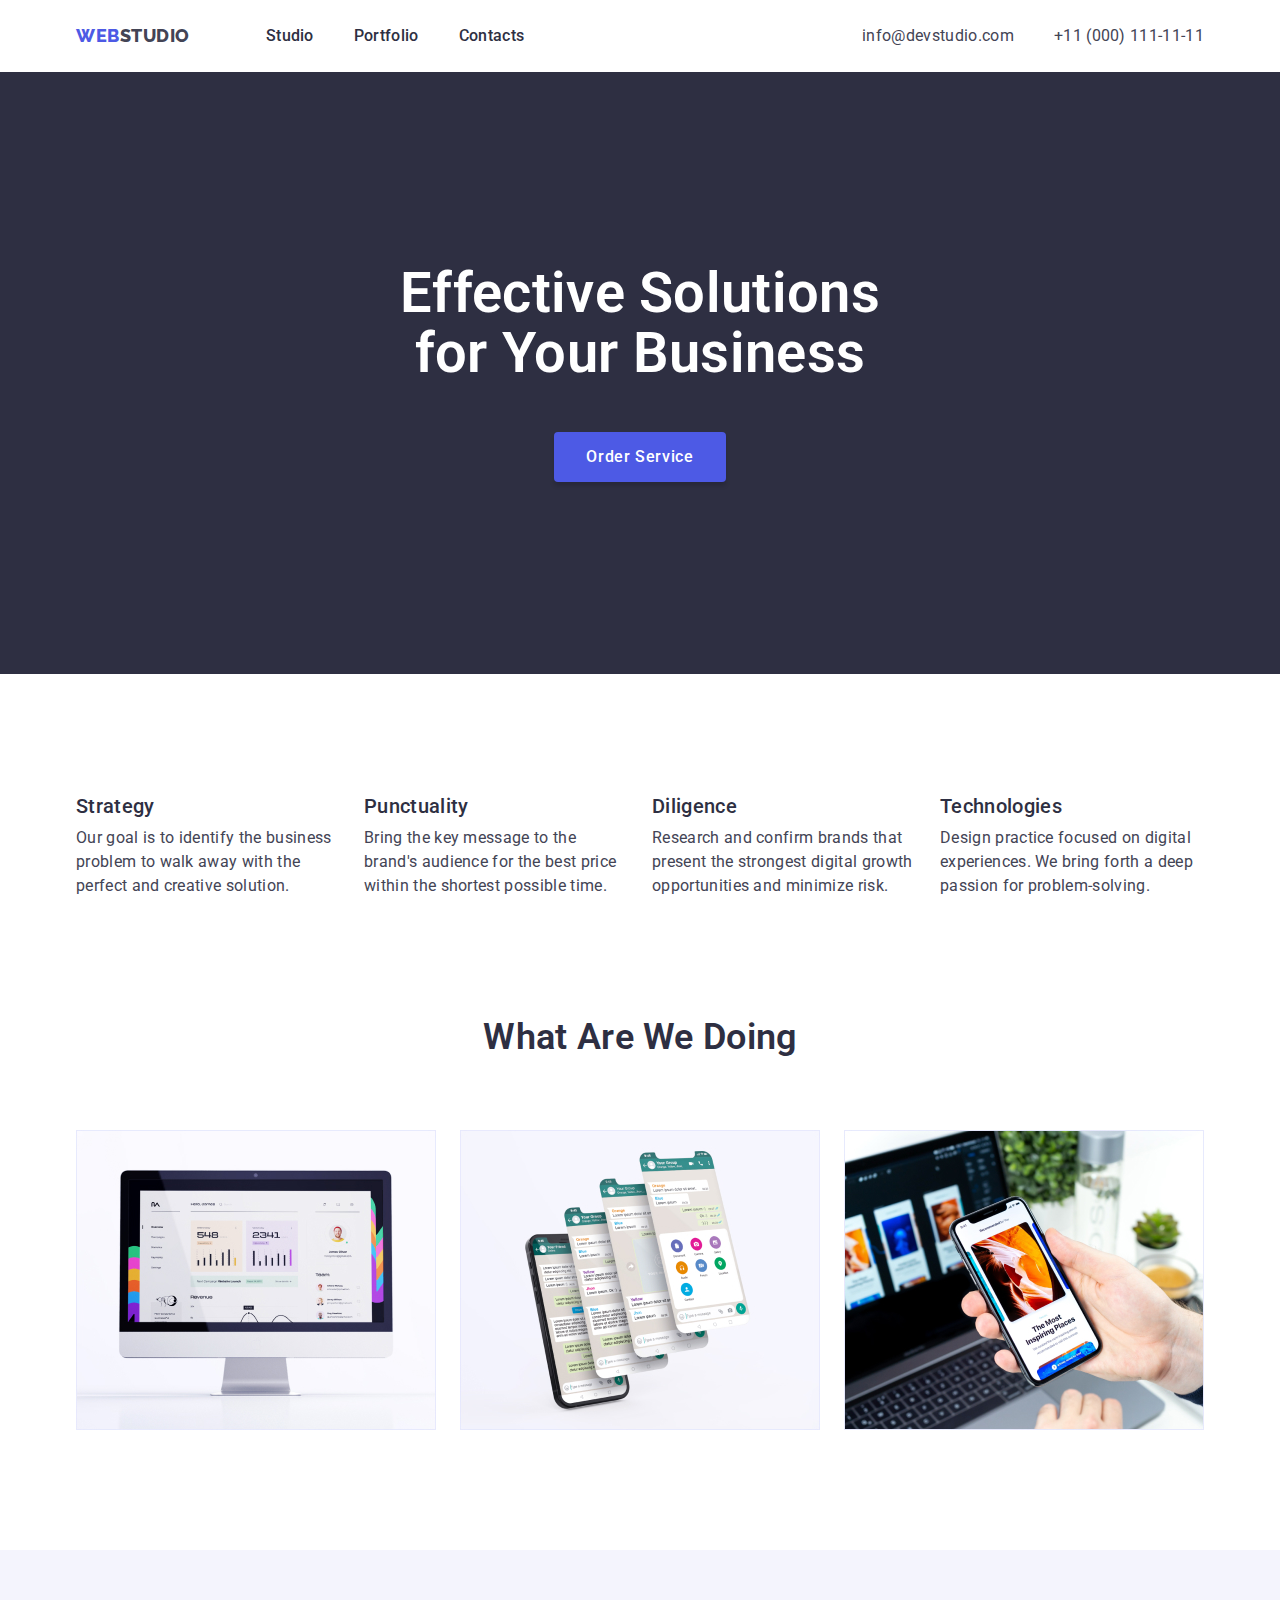
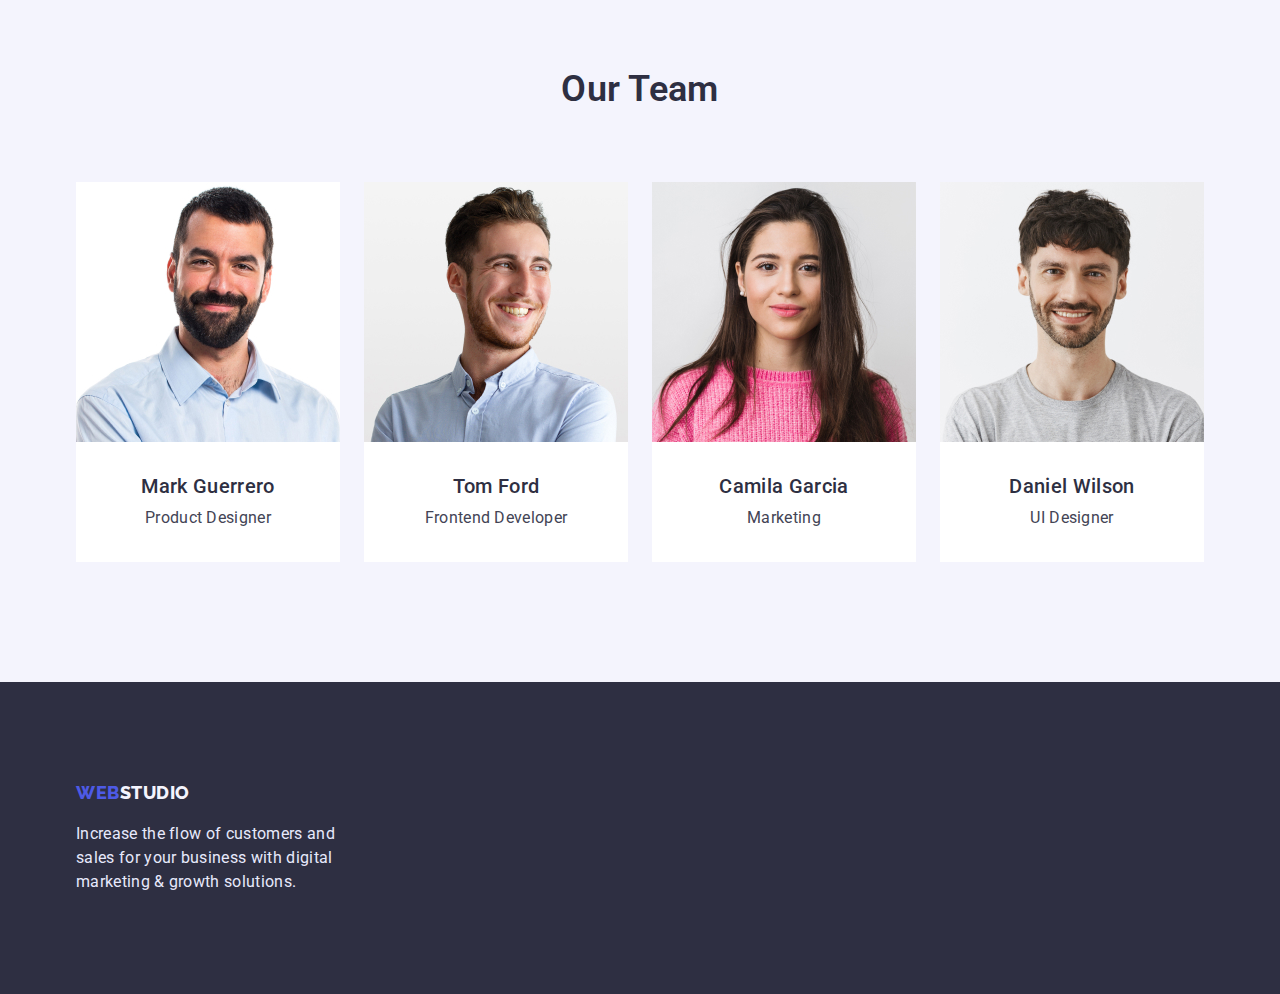
<file: index.html>
<!DOCTYPE html>
<html lang="en">
<head>
    <meta charset="UTF-8">
    <meta http-equiv="X-UA-Compatible" content="IE=edge">
    <meta name="viewport" content="width=device-width, initial-scale=1.0">
    <title>WebStudio</title>
    <link rel="preconnect" href="https://fonts.googleapis.com"><link rel="preconnect" href="https://fonts.gstatic.com" crossorigin><link href="https://fonts.googleapis.com/css2?family=Raleway:wght@800&family=Roboto:wght@400;500;700;900&display=swap" rel="stylesheet">
    <link rel="stylesheet" href="https://cdnjs.cloudflare.com/ajax/libs/modern-normalize/1.1.0/modern-normalize.min.css">
    <link rel="stylesheet" href="./css/styles.css"/>
</head>
<body>
    <header>
        <section class="section section-header">
            <div class="container nav-container">
                <nav class="nav">
                    <!-- Logo -->
                    <a href="./index.html" class="logo">
                        web<span class="studio">studio</span>
                    </a>
                    <!-- Navigation -->
                    <ul class="list">
                        <li class="item">
                            <a href="./index.html" class="link">
                                Studio
                            </a>
                        </li>
                        <li class="item">
                            <a href="./portfolio.html" class="link">
                                Portfolio
                            </a>
                        </li>
                        <li class="item">
                            <a href="" class="link">
                                Contacts
                            </a>
                        </li>
                    </ul>
                </nav>
                <!-- Contacts -->
                <address class="adress">
                    <ul class="list contacts">
                        <li class="item">
                            <a href="mailto:info@devstudio.com" class="link">
                                info@devstudio.com
                            </a>
                        </li>
                        <li class="item">
                            <a href="tel:+110001111111" class="link">
                                +11 (000) 111-11-11
                            </a>
                        </li>
                    </ul>
                </address>   
            </div>
        </section>
    </header>
    <!-- Main -->
    <main>
        <!-- Hero -->
        <section class="hero">
            <h1 class="title">
                Effective Solutions <br>for Your Business
            </h1>
            <button type="button" class="button">
                Order Service
            </button>
        </section>
        <!-- Наші переваги -->
        <section class="advantages section">
            <div class="container">
                <h2 class="h2">Our advantages</h2>
                <ul class="list">
                    <li class="item">
                        <h3 class="title">
                                Strategy
                        </h3>
                        <p class="text">
                                Our goal is to identify the business problem to walk away with the perfect and creative solution.
                        </p>
                    </li>
                    <li class="item">
                        <h3 class="title">
                            Punctuality
                        </h3>
                        <p class="text">
                            Bring the key message to the brand's audience for the best price within the shortest possible time.
                        </p>
                    </li>
                    <li class="item">
                        <H3 class="title">
                            Diligence
                        </H3>
                        <p class="text">
                            Research and confirm brands that present the strongest digital growth opportunities and minimize risk.
                        </p>
                    </li>
                    <li class="item">
                        <h3 class="title">
                            Technologies
                        </h3>
                        <p class="text">
                            Design practice focused on digital experiences. We bring forth a deep passion for problem-solving.
                        </p>
                    </li>
                </ul>
            </div>
        </section>
        
        <!-- Що ми робимо -->
        <section class="activity section">
            <div class="container">
                <h2 class="title">
                    What are we doing
                </h2>
                <ul class="list">
                    <li class="item">
                            <img src="./images/imgpc.jpg" alt="Computer_screen" width="360">
                    </li>
                    <li class="item">
                            <img src="./images/imgapp.jpg" alt="phone_applications" width="360">
                    </li>
                    <li class="item">
                            <img src="./images/imgphone.jpg" alt="phone_in_hands" width="360">
                    </li>
                </ul>    
            </div>
        </section>
        <!-- Команда -->
        <section class="team section">
            <div class="container">
                <h2 class="title">
                    Our Team
                </h2>
                <ul class="list">
                    <li class="item">
                        <img src="./images/prod.jpg" alt="Product Designer" width="264">
                        <h3 class="member">
                            Mark Guerrero
                        </h3>
                        <p class="speciality text">
                            Product Designer
                        </p>
                    </li>
                    <li class="item">
                        <img src="./images/fend.jpg" alt="Frontend Developer" width="264">
                        <h3 class="member">
                            Tom Ford
                        </h3>
                        <p class="speciality text">
                            Frontend Developer
                        </p>
                    </li>
                    <li class="item">
                        <img src="./images/mrk.jpg" alt="Marketing" width="264">
                        <h3 class="member">
                            Camila Garcia
                        </h3>
                        <p class="speciality text">
                            Marketing
                        </p>                 
                    </li>
                    <li class="item">
                        <img src="./images/ui.jpg" alt="UI Designer" width="264">
                        <h3 class="member">
                            Daniel Wilson
                        </h3>
                        <p class="speciality text">
                            UI Designer
                        </p>
                    </li>
                </ul>
            </div>
        </section>
    </main> 
    <footer class="footer">
        <div class="container">
            <a href="./index.html" class="logo">
                Web<span class="studio">Studio</span>
            </a>
            <p class="text">
                Increase the flow of customers and sales for your business with digital marketing & growth solutions.
            </p>
        </div>    
    </footer>
</body>
</html>
</file>
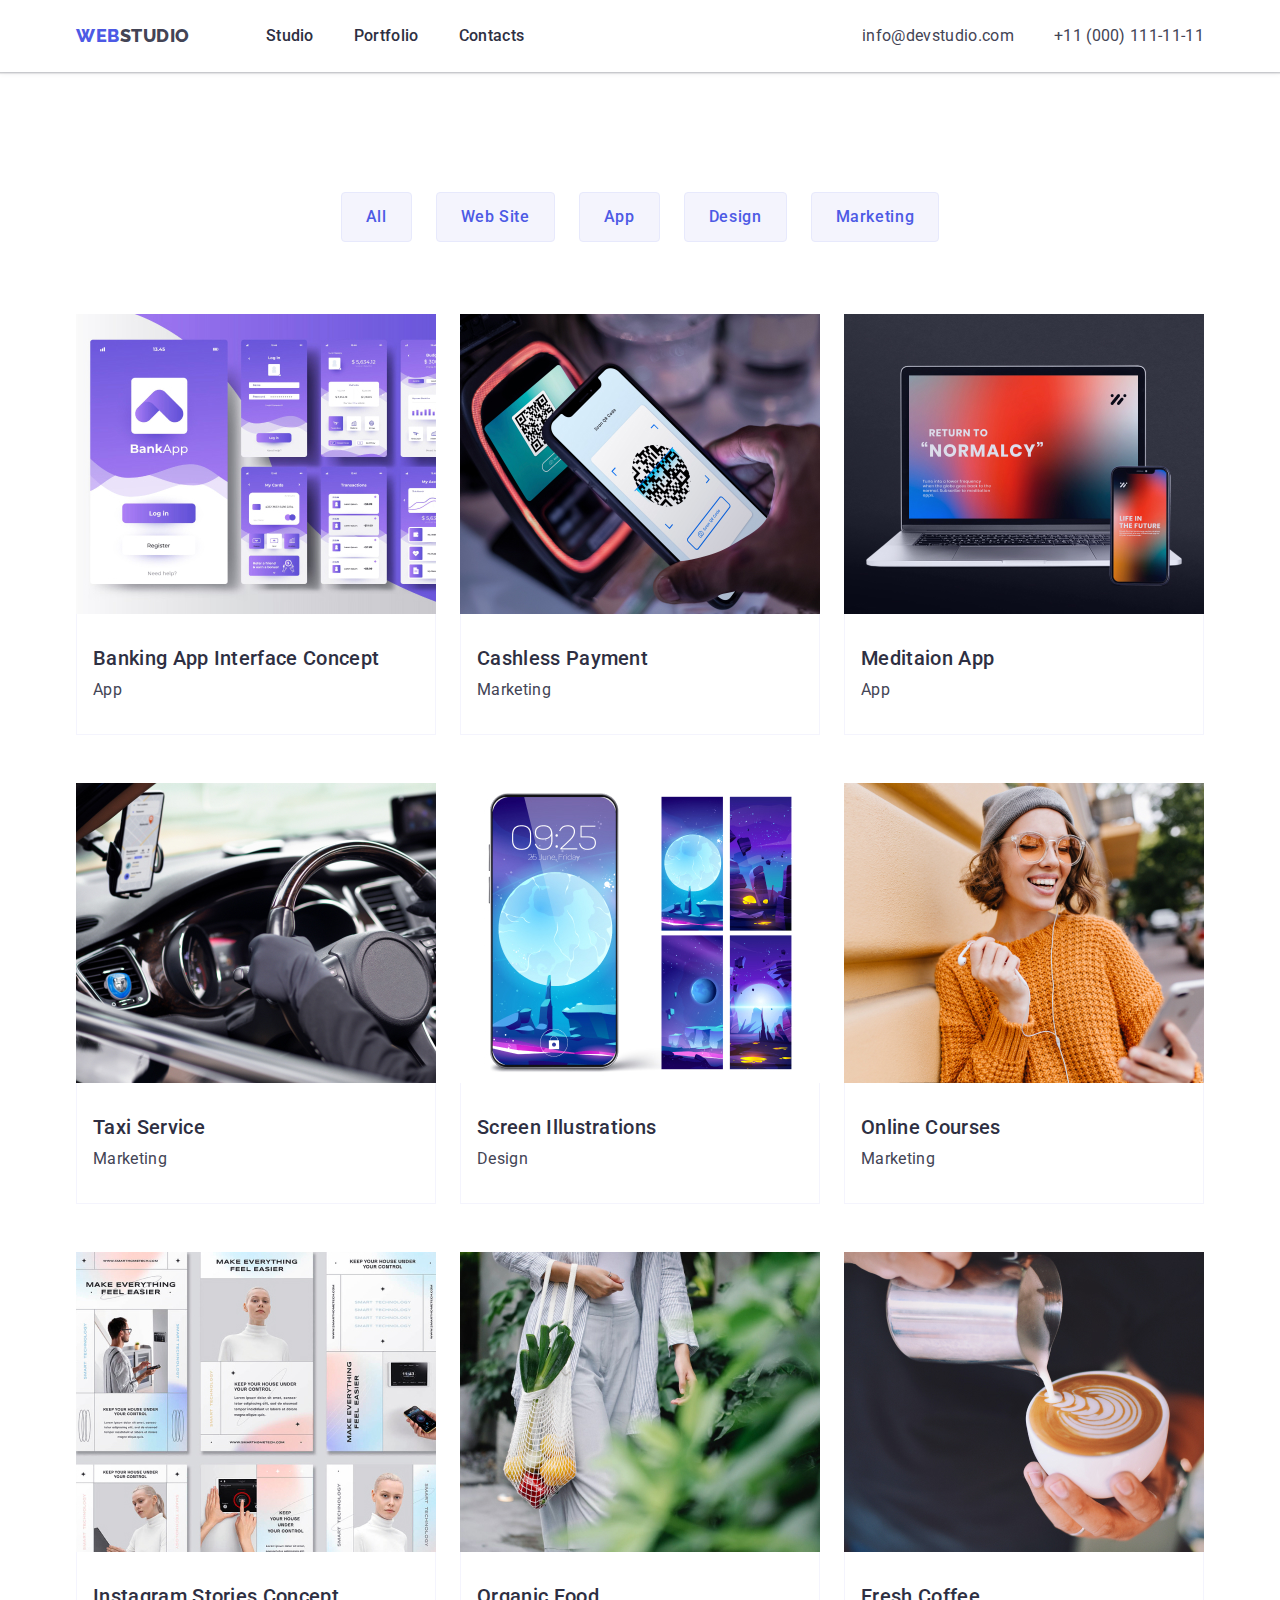
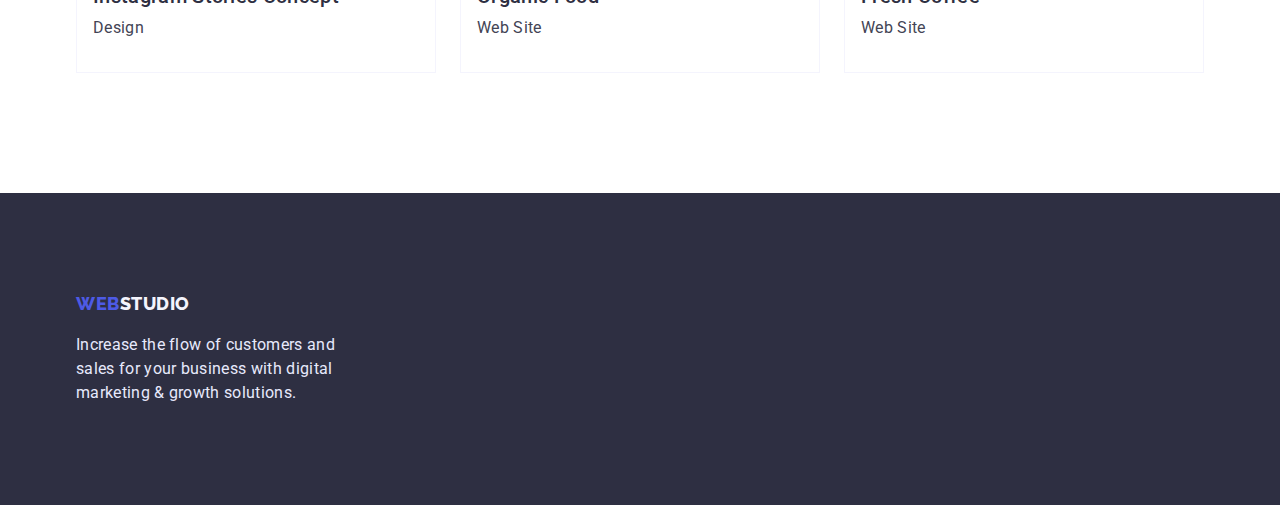
<file: portfolio.html>
<!DOCTYPE html>
<html lang="en">
<head>
    <meta charset="UTF-8">
    <meta http-equiv="X-UA-Compatible" content="IE=edge">
    <meta name="viewport" content="width=device-width, initial-scale=1.0">
    <title>WebStudio</title>
    <link rel="preconnect" href="https://fonts.googleapis.com"><link rel="preconnect" href="https://fonts.gstatic.com" crossorigin><link href="https://fonts.googleapis.com/css2?family=Raleway:wght@800&family=Roboto:wght@400;500;700;900&display=swap" rel="stylesheet">
    <link rel="stylesheet" href="https://cdnjs.cloudflare.com/ajax/libs/modern-normalize/1.1.0/modern-normalize.min.css">
    <link rel="stylesheet" href="./css/styles.css"/>
</head>
<body>
    <header>
        <section class="section section-header">
            <div class="container nav-container">
                <nav class="nav">
                    <!-- Logo -->
                    <a href="./index.html" class="logo">
                        web<span class="studio">studio</span>
                    </a>
                    <!-- Navigation -->
                    <ul class="list">
                        <li class="item">
                            <a href="./index.html" class="link">
                                Studio
                            </a>
                        </li>
                        <li class="item">
                            <a href="./portfolio.html" class="link">
                                Portfolio
                            </a>
                        </li>
                        <li class="item">
                            <a href="" class="link">
                                Contacts
                            </a>
                        </li>
                    </ul>
                </nav>
                <!-- Contacts -->
                <address class="adress">
                    <ul class="list contacts">
                        <li class="item">
                            <a href="mailto:info@devstudio.com" class="link">
                                info@devstudio.com
                            </a>
                        </li>
                        <li class="item">
                            <a href="tel:+110001111111" class="link">
                                +11 (000) 111-11-11
                            </a>
                        </li>
                    </ul>
                </address>   
            </div>
        </section>
    </header>
    <main>
        <section class="section">
            <div class="container  portfolio-container">
                <h1 class="main-title">
                    Portfolio
                </h1>
                <!-- фильтр -->
                <ul class="filter list">
                    <li class="item">
                        <button type="button" class="button">
                            All
                        </button>
                    </li>
                    <li class="item">
                        <button type="button" class="button">
                            Web Site
                        </button>
                    </li>
                    <li class="item">
                        <button type="button" class="button">
                            App
                        </button>
                    </li>
                    <li class="item">
                        <button type="button" class="button">
                            Design
                        </button>
                    </li>
                    <li class="item">
                        <button type="button" class="button">
                            Marketing
                        </button>
                    </li>
                </ul>
                <!-- Наші роботи -->
                <ul class="portfolio list">
                    <li class="item">
                        <a href="" class="link">
                            <img src="./images/bankapp.jpg" alt="Banking app Screen" width="360">
                            <div class="link-text">
                                <h2 class="title">
                                    Banking App Interface Concept
                                </h2>
                                <p class="text">
                                    App
                                </p>
                            </div>
                        </a>
                    </li>
                    <li class="item">
                        <a href="" class="link">
                            <img src="./images/markapp.jpg" alt="Cashless Payment" width="360">
                            <div class="link-text">
                                <h2 class="title">
                                    Cashless Payment
                                </h2>
                                <p class="text">
                                    Marketing
                                </p>
                            </div>
                        </a>  
                    </li>
                    <li class="item">
                        <a href="" class="link">
                            <img src="./images/laptopimg.jpg" alt="Laptop with Phone" width="360">
                            <div class="link-text">
                                <h2 class="title">
                                    Meditaion App
                                </h2>
                                <p class="text">
                                    App
                                </p>   
                            </div>
                        </a>
                    </li>
                    <li class="item">
                        <a href="" class="link">
                            <img src="./images/car.jpg" alt="Phone in car" width="360">
                            <div class="link-text">
                                <h2 class="title">
                                    Taxi Service
                                </h2>
                                <p class="text">
                                    Marketing
                                </p>
                            </div>
                        </a>
                    </li>
                    <li class="item">
                        <a href="" class="link">
                            <img src="./images/screen.jpg" alt="Phone screen" width="360">
                            <div class="link-text">
                                <h2 class="title">
                                    Screen Illustrations
                                </h2>
                                <p class="text">
                                    Design
                                </p>
                            </div>   
                        </a> 
                    </li>
                    <li class="item">
                        <a href="" class="link">
                            <img src="./images/girl.jpg" alt="Girl in yellow glasses" width="360">
                            <div class="link-text">
                                <h2 class="title">
                                    Online Courses
                                </h2>
                                <p class="text">
                                    Marketing
                                </p>
                            </div>  
                        </a>  
                    </li>
                    <li class="item">
                        <a href="" class="link">
                            <img src="./images/design.jpg" alt="Multiple pictures" width="360">
                            <div class="link-text">
                                <h2 class="title">
                                    Instagram Stories Concept
                                </h2>
                                <p class="text">
                                    Design
                                </p>
                            </div>   
                        </a>
                    </li>
                    <li class="item">
                        <a href="" class="link">
                            <img src="./images/food.jpg" alt="Woman with bag of food" width="360">
                            <div class="link-text">
                                <h2 class="title">
                                    Organic Food
                                </h2>
                                <p class="text">
                                    Web Site
                                </p>
                            </div>   
                        </a>
                    </li>
                    <li class="item">
                        <a href="" class="link">
                            <img src="./images/cup.jpg" alt="Cup of coffee" width="360">
                            <div class="link-text">
                                <h2 class="title">
                                    Fresh Coffee
                                </h2>
                                <p class="text">
                                    Web Site
                                </p>
                            </div>  
                        </a>
                    </li>
                </ul>
            </div>
        </section>
    </main>
    <footer class="footer">
        <div class="container">
            <a href="./index.html" class="logo">
                Web<span class="studio">Studio</span>
            </a>
            <p class="text">
                Increase the flow of customers and sales for your business with digital marketing & growth solutions.
            </p>
        </div>    
    </footer>
</body>
</html>
</file>
<file: css/styles.css>
:root {
    /* color styles */
    --title-color:#2E2F42;
    --text-color:#434455;
    --secondary-color:#FFFFFF;
    --button-color:#4D5AE5;
    --accent-color:#404BBF;

    /* logo styles */
    --font-weight-logo:800;
    --font-size-logo:18px;
    --letter-spacing-logo: 0.03em;
    --font-family-logo:'Raleway';
    /* Main sections styles */
    --font-family-main:'roboto';
    --font-weight-large: 600;
    --font-weight-medium: 500;
    --font-weight-small: 400;
}

body{
    font-family: var(--font-family-main), sans-serif;
    font-size: 16px;
    line-height: 1.5;
    letter-spacing: 0.02em;
    color: var(--text-color);
    background-color: var(--secondary-color);
}

h1{
    margin: 0;
}
h2,h3{
    margin: 0;

}

ul{
    list-style: none;
    margin: 0;
    padding: 0;
}
img{
    display: block;
    width: 100%;
    height: auto;
}

p{
    margin: 0;
}

.section
{ 
    padding-top: 120px;
    padding-bottom: 120px;
}


.container{
    width: 1158px;
    padding-left: 15px;
    padding-right: 15px;
    margin: 0 auto;
    /* outline: 2px solid tomato; */
}


/* Header */
/* Logo */
.logo{
    padding-top: 24px;
    padding-bottom: 24px;

    color: var(--button-color);
    font-family:var(--font-family-logo);
    font-weight: var(--font-weight-logo);
    font-size: var(--font-size-logo);
    line-height: 1.33;
    text-decoration:none;
    letter-spacing: var(--letter-spacing-logo
    );
    text-transform: uppercase;
}

/* Navigation */
.section-header{
    box-shadow: 0px 2px 1px rgba(46, 47, 66, 0.08), 0px 1px 1px rgba(46, 47, 66, 0.16), 0px 1px 6px rgba(46, 47, 66, 0.08);
    padding: 0;
}

.nav-container{
display: flex;
align-items: center;
    /* outline: 2px solid tomato; */
}


.nav-container .list{
    align-items: center;
}
.nav-container .link{
    padding-top: 24px;
    padding-bottom: 24px;
}

.nav{
    display: flex;
}

.nav .studio{
    color: var(--text-color);
}



.nav .list{
    margin-left: 76px;
}


.nav .item:not(:last-child){
    margin-right: 40px;
    /* background-color: tomato; */
}

.adress{
    margin-left: auto;
}
.nav-container .list{
    display: flex;
}

.contacts .item + .item{
    margin-left: 40px;
}

.nav .link{
    color: var(--title-color);
    font-weight: var(--font-weight-medium);
    text-decoration: none;
    list-style: none;
}

.nav .link:hover, .nav .link:focus{
    color: var(--accent-color);
}

.contacts .link{
    color: inherit;
    font-weight: var(--font-weight-small);
    text-decoration: none;
    font-style: normal;
}

.contacts .link:hover, .contacts .link:focus {
    color: var(--accent-color);
}

/* Main page */
/* Main */
.hero{
    background-color: var(--title-color);
    text-align: center;
    padding-top: 192px;
    padding-bottom: 192px;
    /* outline: 2px solid tomato; */
}

.hero .title{
    font-weight: var(--font-weight-large);
    color: var(--secondary-color);
    font-size: 56px;
    line-height: 1.07;
    margin-bottom: 48px;
}

.hero .button{
    color: var(--secondary-color);
    background-color: var(--button-color);
    box-shadow: 0px 4px 4px rgba(0, 0, 0, 0.15);
    border-radius: 4px;
    border: var(--title-color);
    font-family:inherit;
    font-weight: var(--font-weight-medium);
    font-size: 16px;
    /* line-height: 1.19;  */
    letter-spacing: 0.04em; 
    cursor: pointer;
    padding: 16px 32px;
    }

.hero .button:hover, .hero .button:focus {
    background-color: var(--accent-color);
}

/* Наші переваги */

.advantages{
    padding-bottom: 0;
}

.advantages .h2{
        position: absolute;
        width: 1px;
        height: 1px;
        margin: -1px;
        padding: 0;
        overflow: hidden;
        border: 0;
        clip: rect(0 0 0 0);
}

.advantages .title{
    color: var(--title-color);
    font-weight: var(--font-weight-medium);
    font-size: 20px;
    line-height: 1.2;
}

.advantages .list{
    display: flex;
}

.advantages .item{
    width: 264px;
    /* background-color: tomato; */
}

.advantages .item:not(:last-child){
    margin-right: 24px;
}

.advantages .text{
    font-weight: var(--font-weight-small);
    margin-top: 8px;
}

/* Що ми робимо */

.activity .list{
    display: flex;
}

.activity .item:not(:last-child){
margin-right: 24px;
}

/* Команда */
.team{
    background-color: #F4F4FD;
}

.team .list{
    display: flex;
}

.team .item:not(:last-child){
    margin-right: 24px;
}

.team .item{
    padding-bottom: 32px;

    background-color: var(--secondary-color);
    text-align: center;
}

.team .title, .activity .title{
    margin-bottom: 72px;

    font-weight: var(--font-weight-large);
    font-size: 36px;
    line-height: 1.11;
    text-align: center;
    text-transform: capitalize;
    color: var(--title-color);
}

.team .member{    
    margin-top: 32px;

    color: var(--title-color);
    font-weight: var(--font-weight-medium);
    font-size: 20px;
    line-height: 1.2;
}

.team .text{
    margin-top: 8px;

    font-weight: var(--font-weight-small);
}

/* Footer */
.footer {
    background-color: var(--title-color);
    padding-top: 100px;
    padding-bottom: 100px;
}

.footer .logo{
    color: var(--button-color);
    font-family: var(--font-family-logo);
    font-weight: var(--font-weight-logo);
    font-size: var(--font-size-logo);
    line-height: 1.17;
    text-decoration: none;
    letter-spacing: var(--letter-spacing-logo);
    
    margin-bottom: 16px;
}

.footer .studio{
    color: #F4F4FD;
}

.footer .text{
    color: #E7E9FC;
    font-weight: var(--font-weight-small);
    width: 264px;
    margin-top: 16px;
}





/* Portfolio page */
/* Main */

.portfolio-container{

}

.main-title{
    position: absolute;
    width: 1px;
    height: 1px;
    margin: -1px;
    padding: 0;
    overflow: hidden;
    border: 0;
    clip: rect(0 0 0 0);
}


.filter{
    
    display:flex;
    align-items: center;
    justify-content: center;
    margin-bottom: 72px;
}
.filter .button{
    color:var(--button-color);
    font-weight: var(--font-weight-medium);
    font-size: inherit;
    line-height: inherit;
    background-color: #F4F4FD;
    border: 1px solid #E7E9FC;
    border-radius: 4px;
    letter-spacing: 0.04em;
    cursor: pointer;

    
    width:max-content;
    padding: 12px 24px;
}

.filter .item{
    
}

.filter .item:not(:last-child){
    margin-right: 24px;
}
.filter .button:hover, .filter .button:focus{
    color: var(--secondary-color);
    background-color:var(--accent-color);
}

.portfolio-container .list{
    display: flex;
    flex-wrap: wrap;
}


.portfolio .item:not(:nth-child(3n + 1)){
    margin-left: 24px;
}

.portfolio .item:nth-last-child(-n + 6){
    margin-top: 48px;
}

.portfolio .link{
    text-decoration: none;
}

.portfolio .link-text{
    padding-top: 32px;
    padding-bottom: 32px;
    padding-left: 16px;
    border: 0.5px solid #F4F4FD;
    border-top: none;
}

.portfolio .title{
    color: var(--title-color);
    font-weight: var(--font-weight-medium);
    font-size: 20px;
    line-height: 1.2;
}

.portfolio .text{
    margin-top: 8px;

    font-weight: var(--font-weight-small);
    color: var(--text-color);
}
</file>
